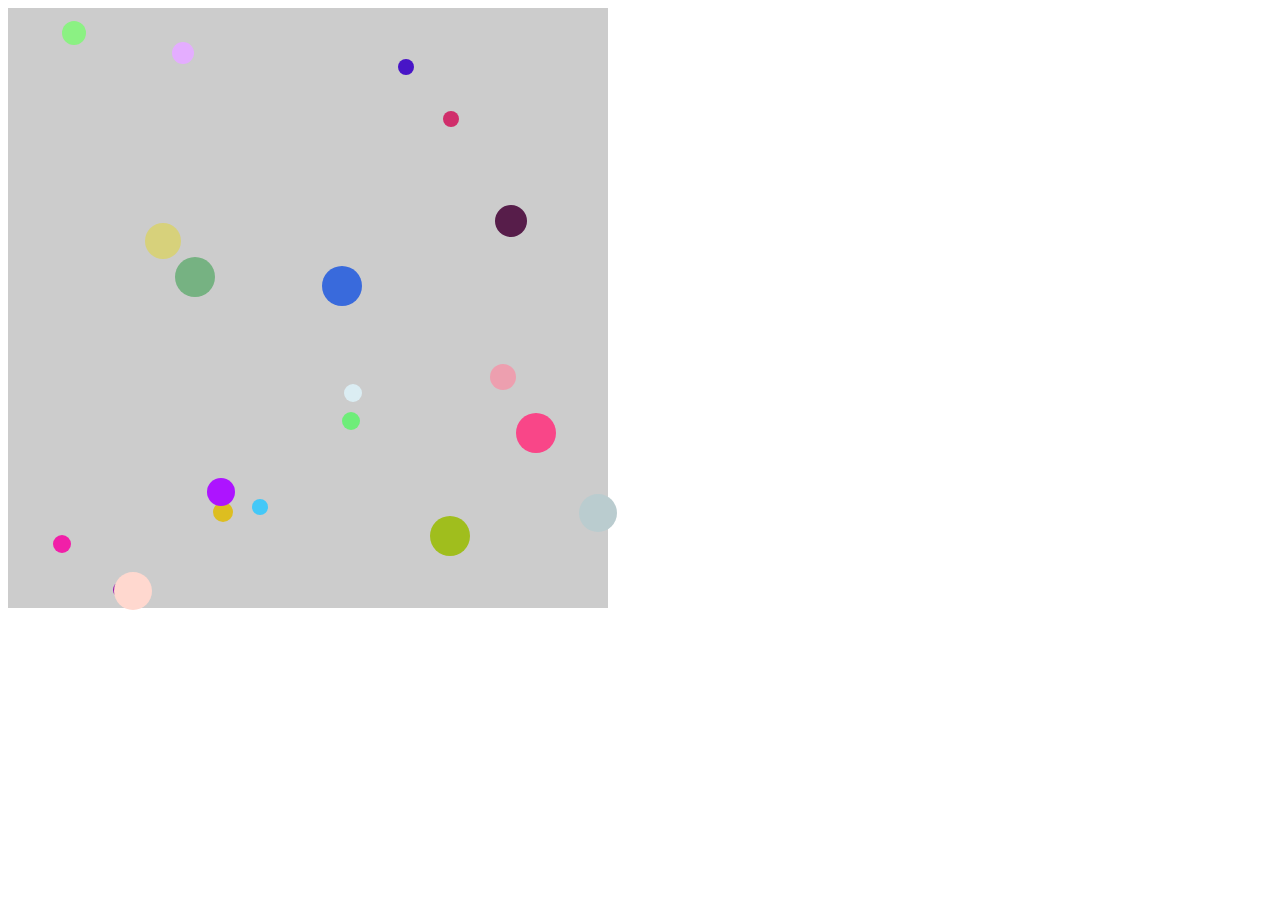
<file: ballCollison/index.html>
<!DOCTYPE html>
<html lang="en">

<head>
    <meta charset="UTF-8">
    <meta name="viewport" content="width=device-width, initial-scale=1.0">
    <meta http-equiv="X-UA-Compatible" content="ie=edge">
    <link rel="stylesheet" href="./style.css">
    <title>Document</title>
</head>

<body>
    <div id="box">
    </div>
    <script src="./script.js"></script>
</body>

</html>
</file>
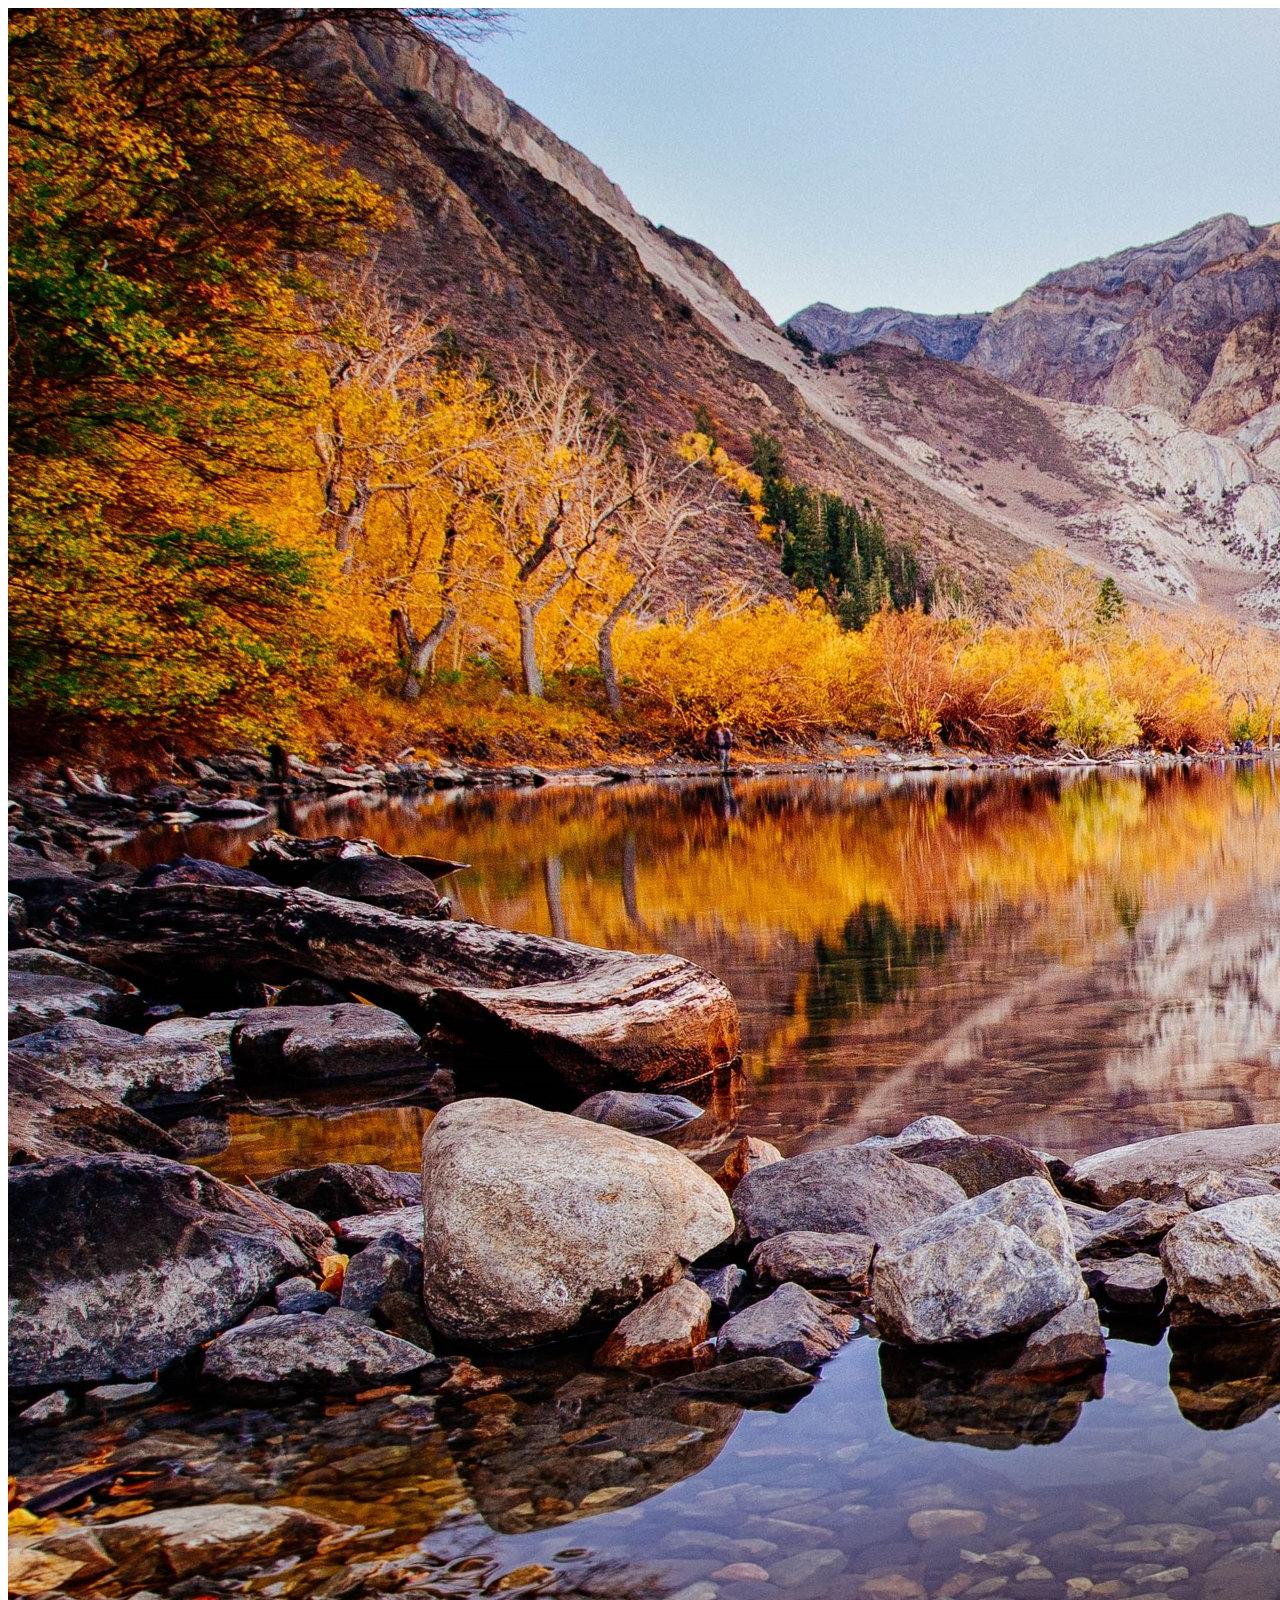
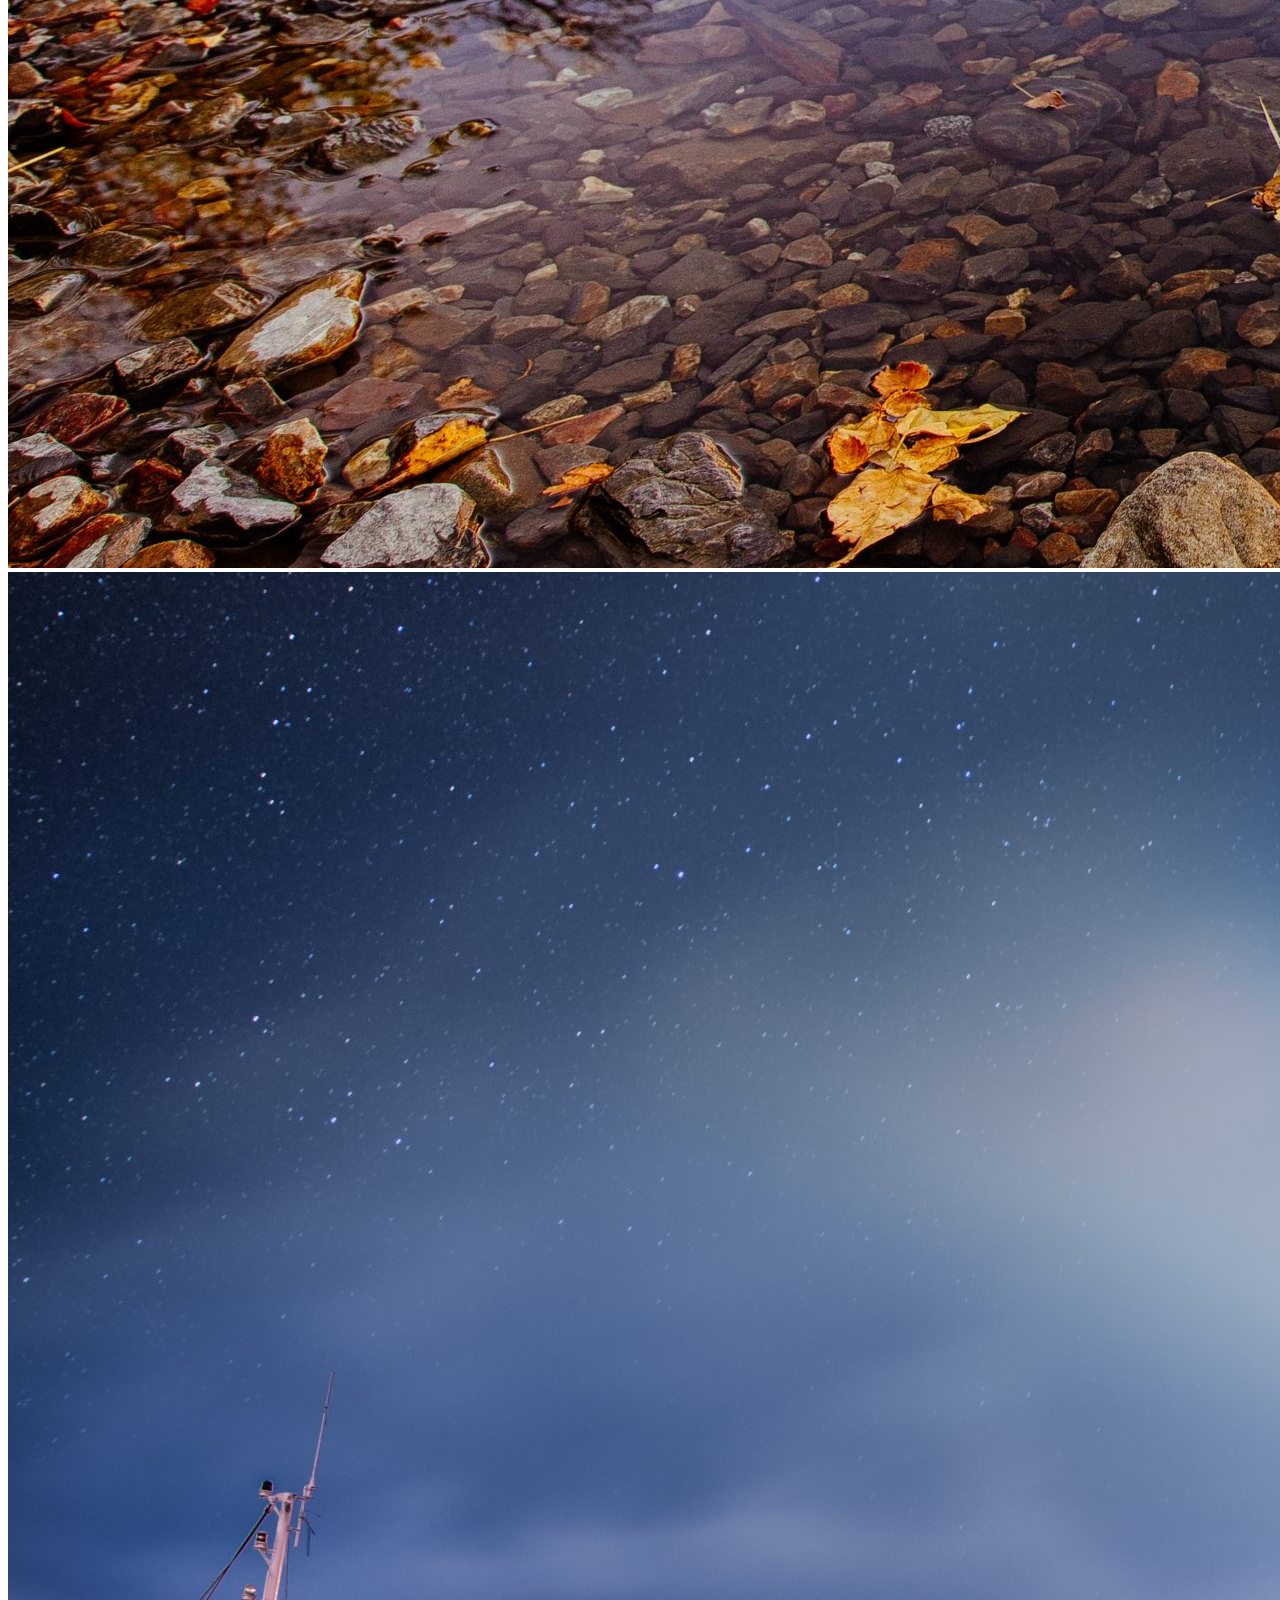
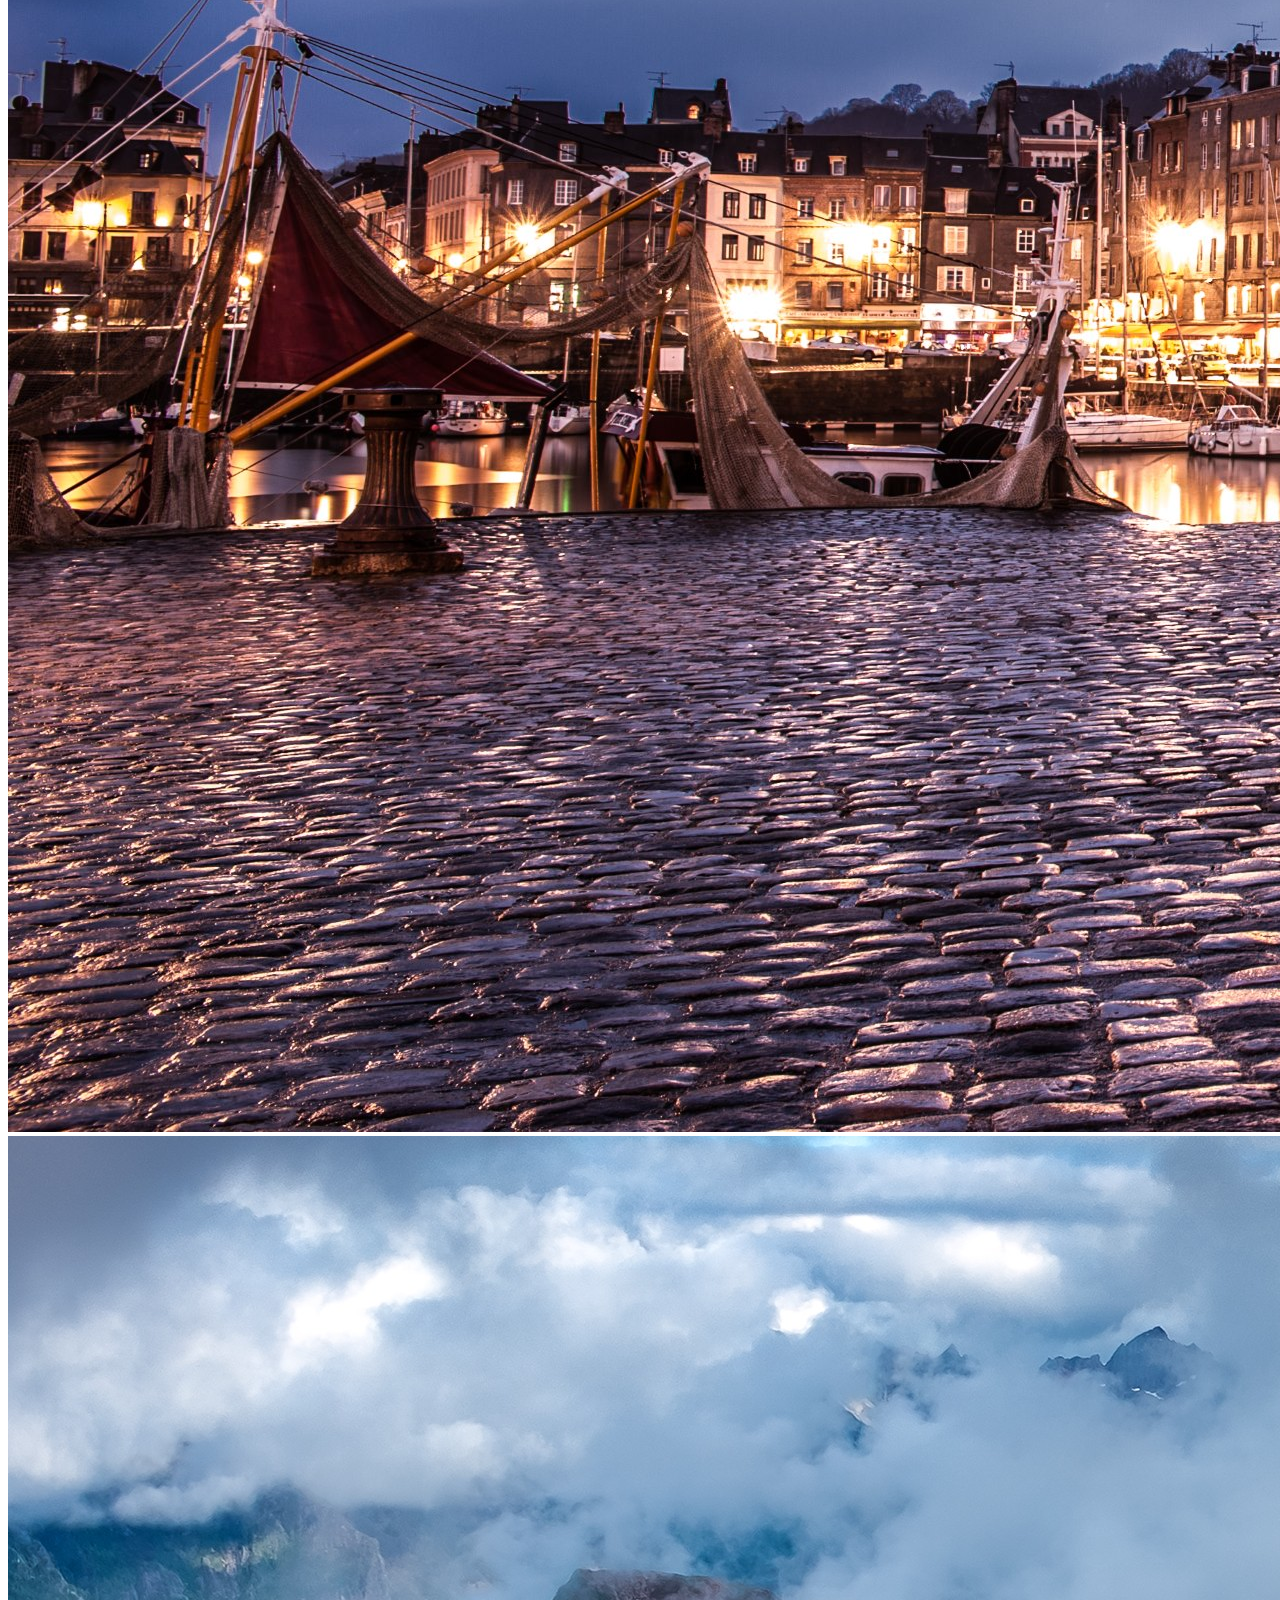
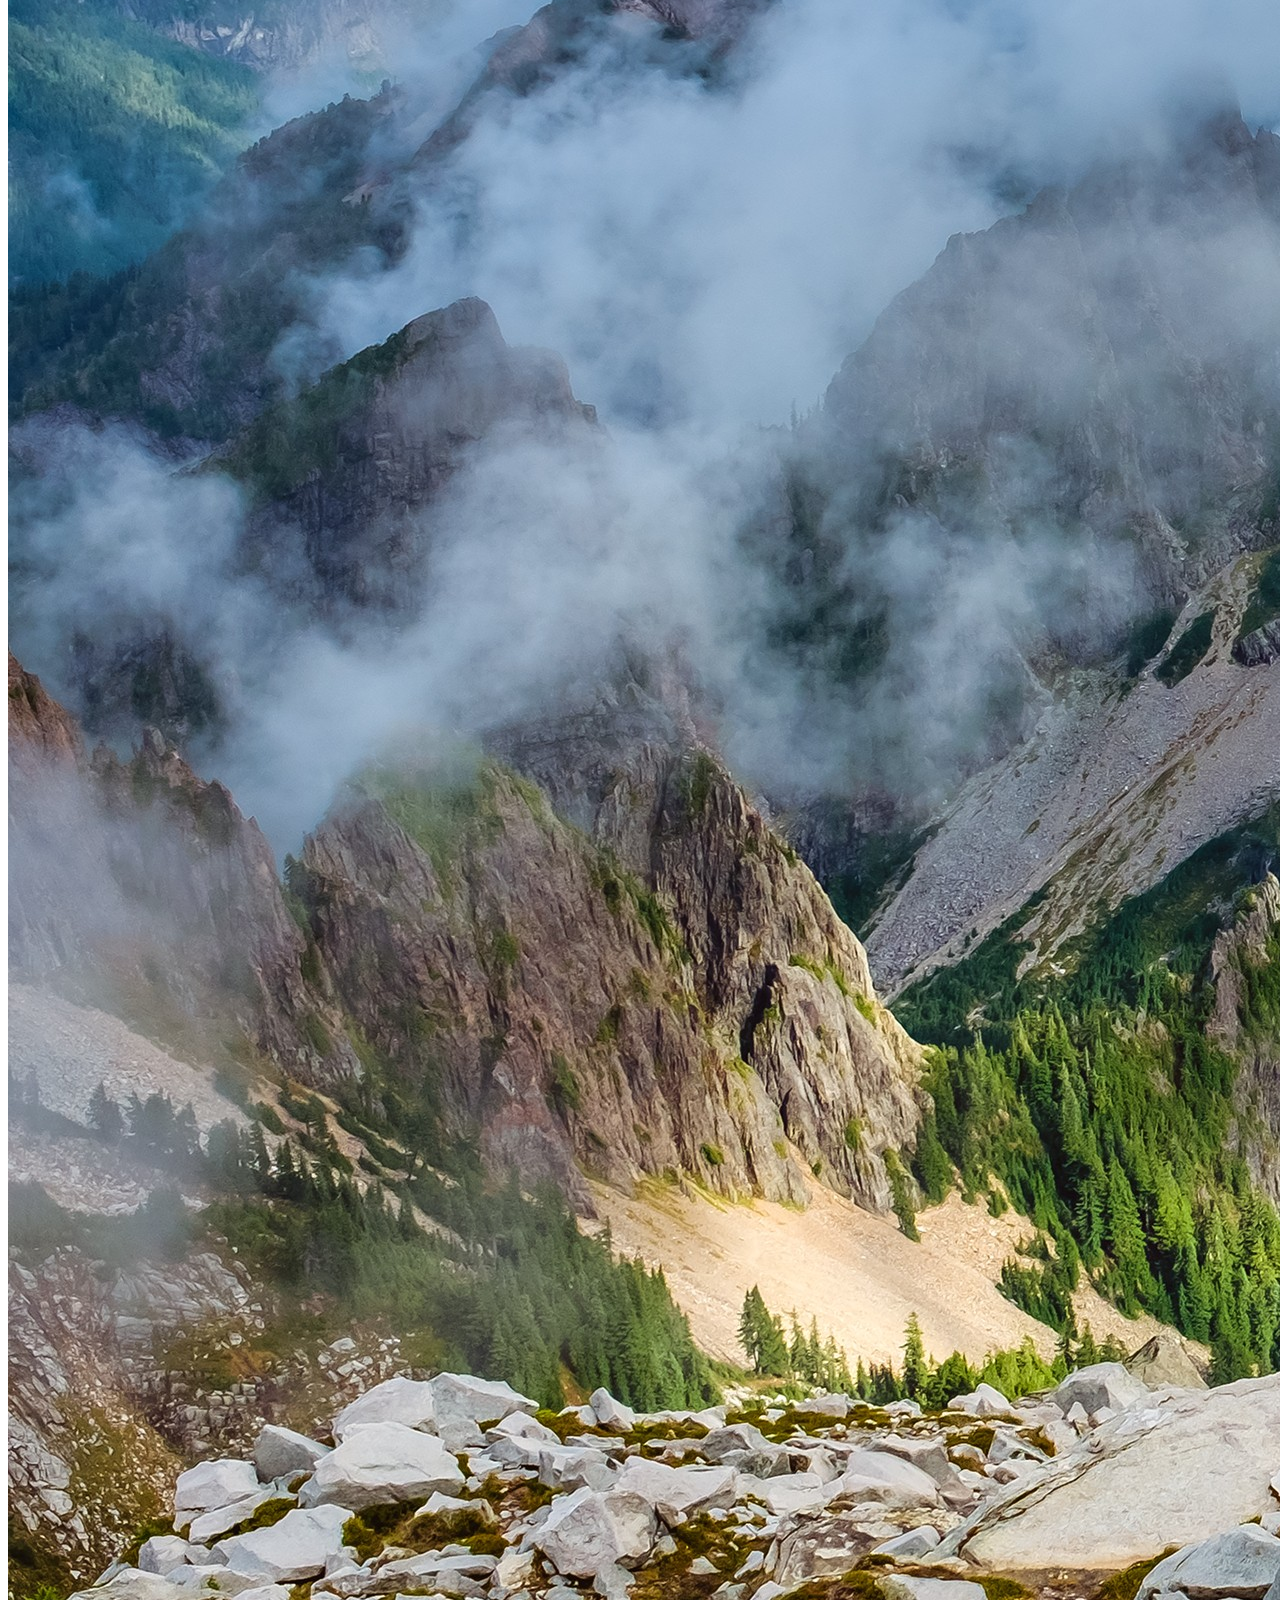
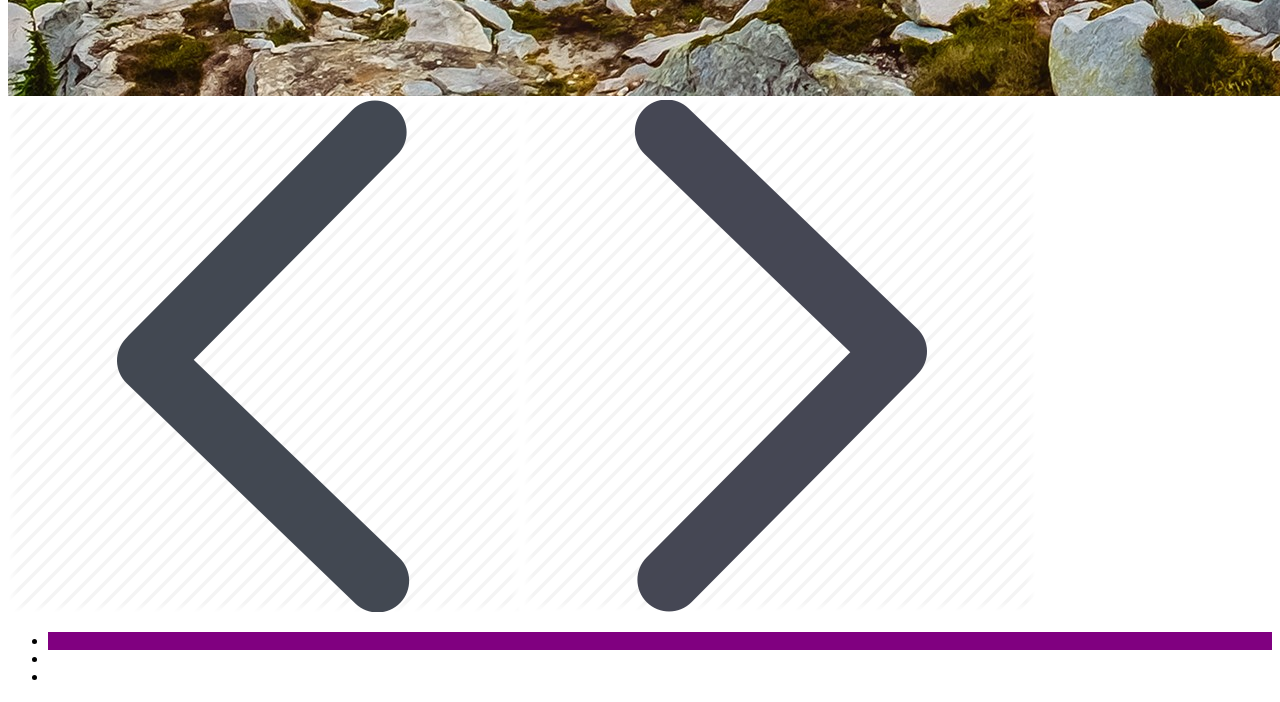
<file: slider/index.html>
<!DOCTYPE html>
<html lang="en">

<head>
    <meta charset="UTF-8">
    <meta name="viewport" content="width=device-width, initial-scale=1.0">
    <meta http-equiv="X-UA-Compatible" content="ie=edge">
    <link rel="stylesheet" href="style.css">
    <title>Document</title>
</head>

<body>
    <div id="container">
        <div id="image-container">
            <img src="images/EdAGGFS.jpg" class="slider-images">
            <img src="images/REM4kQU.jpg" class="slider-images">
            <img src="images/a.jpg" class="slider-images">
        </div>
    </div>
    <img id='previous' src="images/left.png" alt="">
    <img id='next' src="images/right.png" alt="">
    <div class="dots-container">
        <ul>
            <li class="dots"></li>
            <li class="dots"></li>
            <li class="dots"></li>
        </ul>
    </div>
    <script src="script.js"></script>
</body>

</html>
</file>
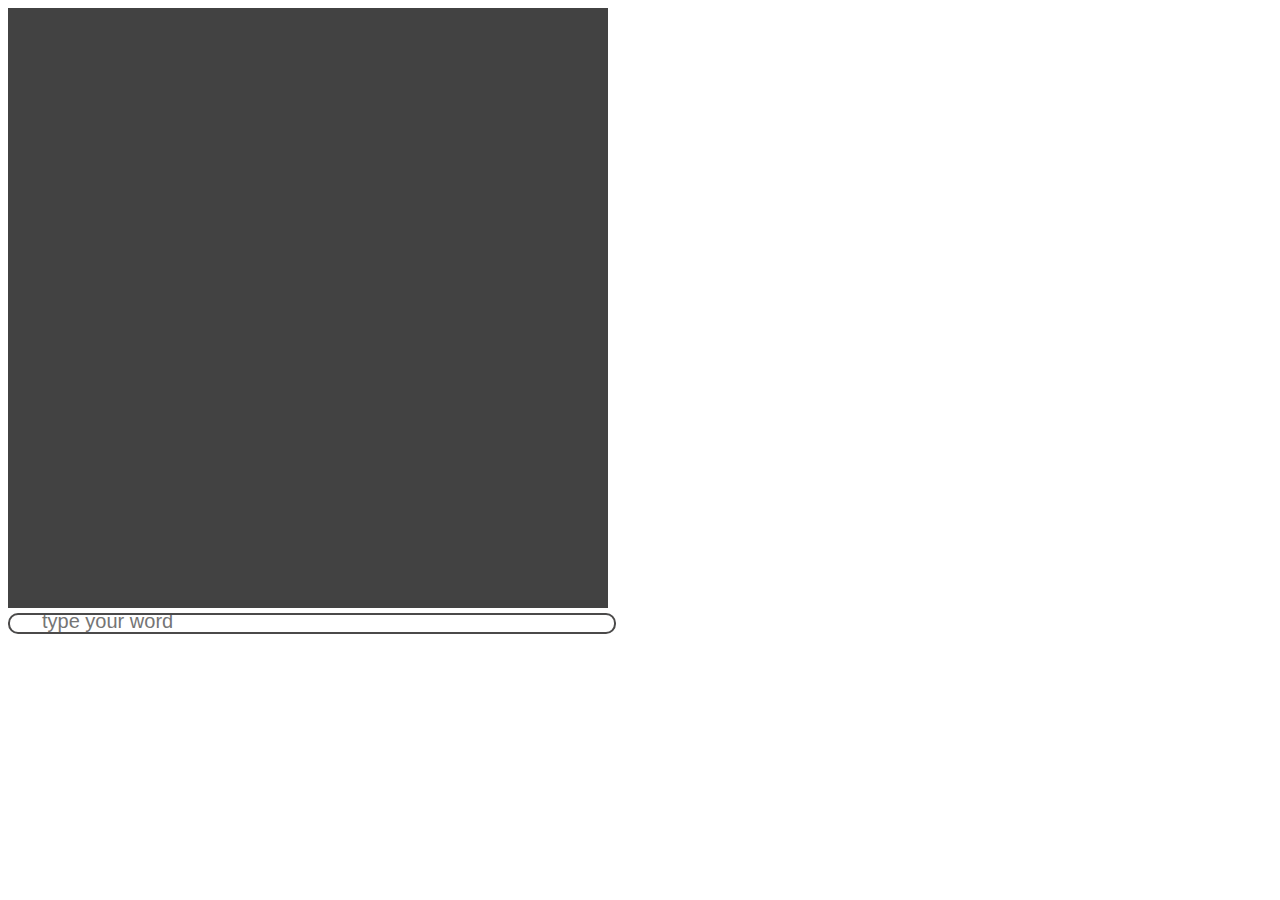
<file: typing-tutor/index.html>
<!DOCTYPE html>
<html lang="en">

<head>
    <meta charset="UTF-8">
    <meta name="viewport" content="width=device-width, initial-scale=1.0">
    <meta http-equiv="X-UA-Compatible" content="ie=edge">
    <link rel="stylesheet" href="./style.css">
    <style>
        .active{
			color:cyan;
		}
    </style>
    <title>Document</title>
</head>

<body>
    <div id="container"></div>
    <input type="text" id="input-text" placeholder="type your word">
    <div id="keyboard"></div>
    <script src="./script.js"></script>
</body>

</html>
</file>
<file: ballCollison/style.css>
body{
    margin: 20;
    padding: 20;
}
</file>
<file: slider/style.css>
.slider-wrapper{
    position: relative;
    width: 800px;
    height: 500px;
    overflow: hidden;
}
#slider-container{
    position:absolute;
    width: 800000000px;
    height: 500px;
}
#slider-container img{
    width: 800px;
    height: 500px;
    display: block;
    float: left;
}
.pagination ul{
    list-style-type: none;
}
.pagination ul li{
    display: inline-block;
    text-decoration: none;
    width: 15px;
    height: 15px;
    border-radius: 50%;
    border:1px solid purple;
}
.active{
    background: purple;
}
</file>
<file: typing-tutor/style.css>
#container{
    background: #424242;
    width: 600px;
    height: 600px;
}

input{
    width: 600px;
    border: 2px solid rgb(75, 74, 74);
    margin-top: 5px;
    border-radius: 10px;
}
input::placeholder{
    padding:30px;
    font-size: 20px;
}
</file>
